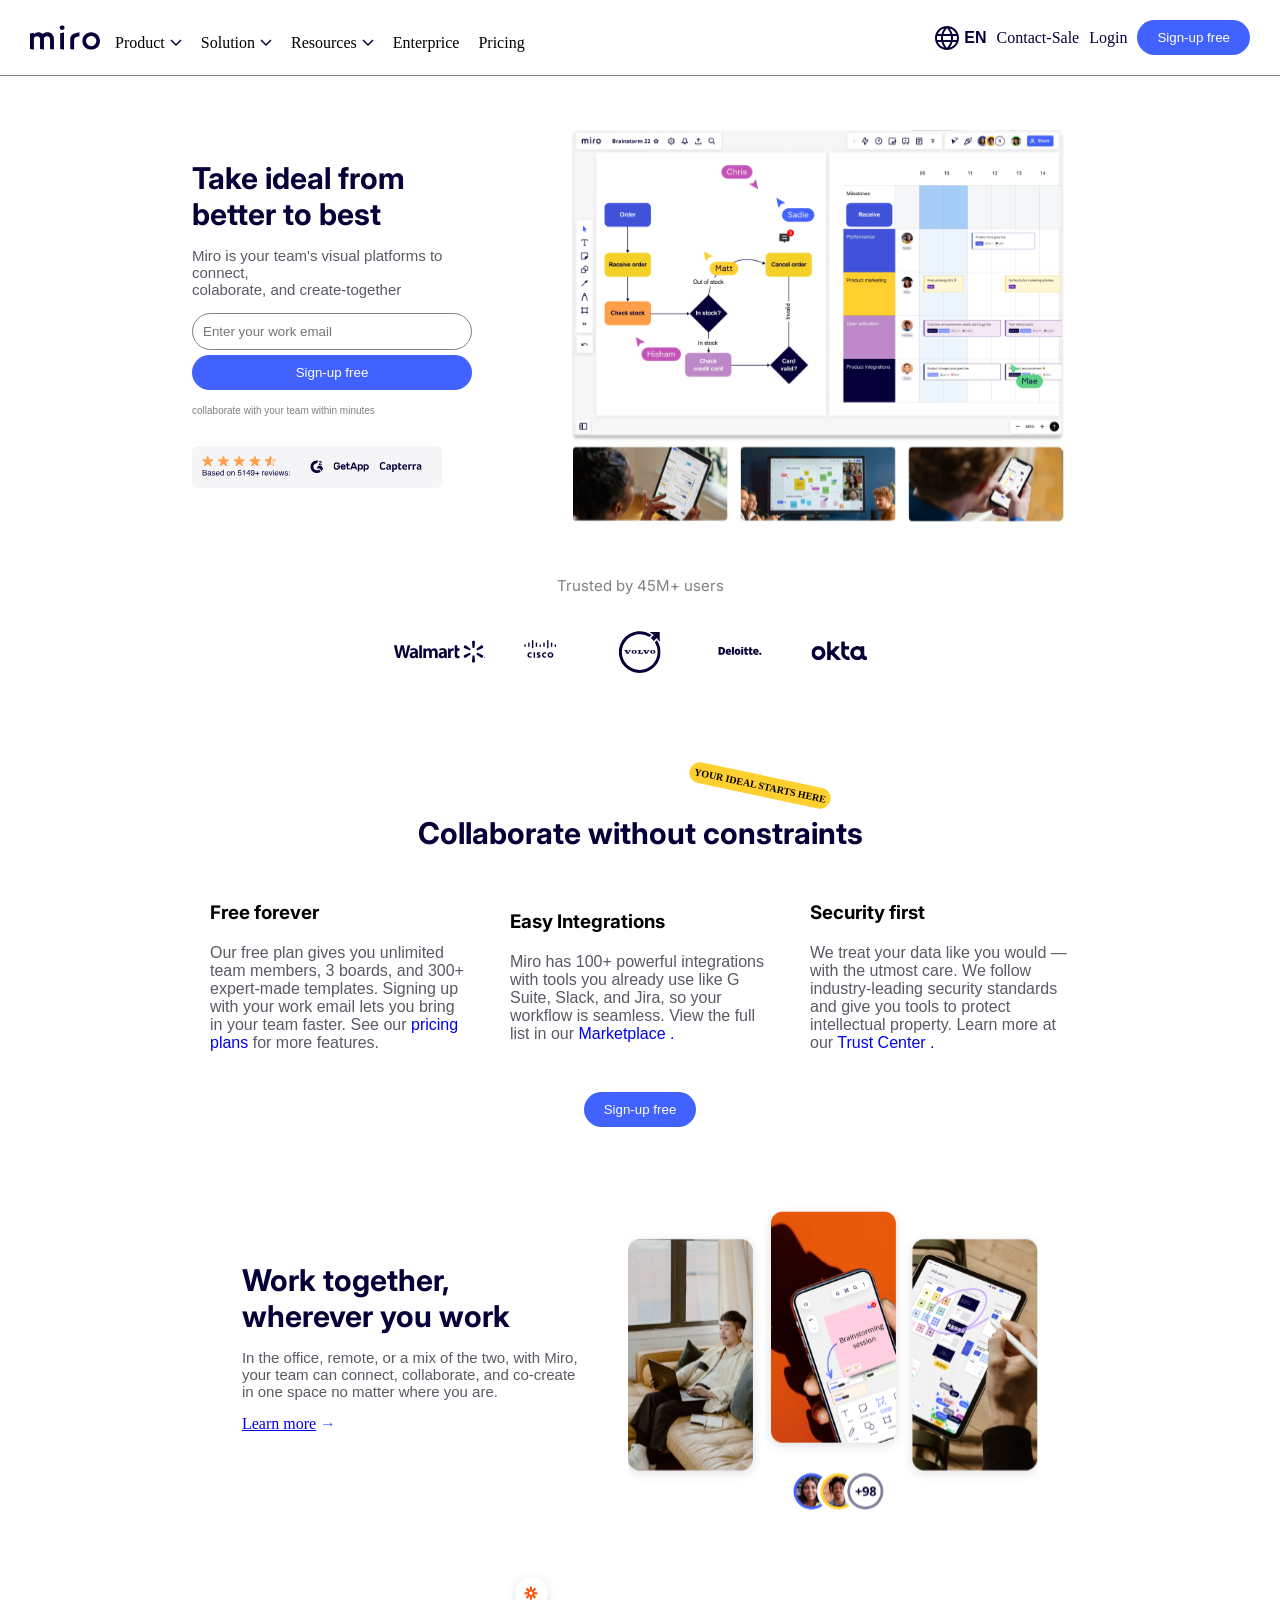
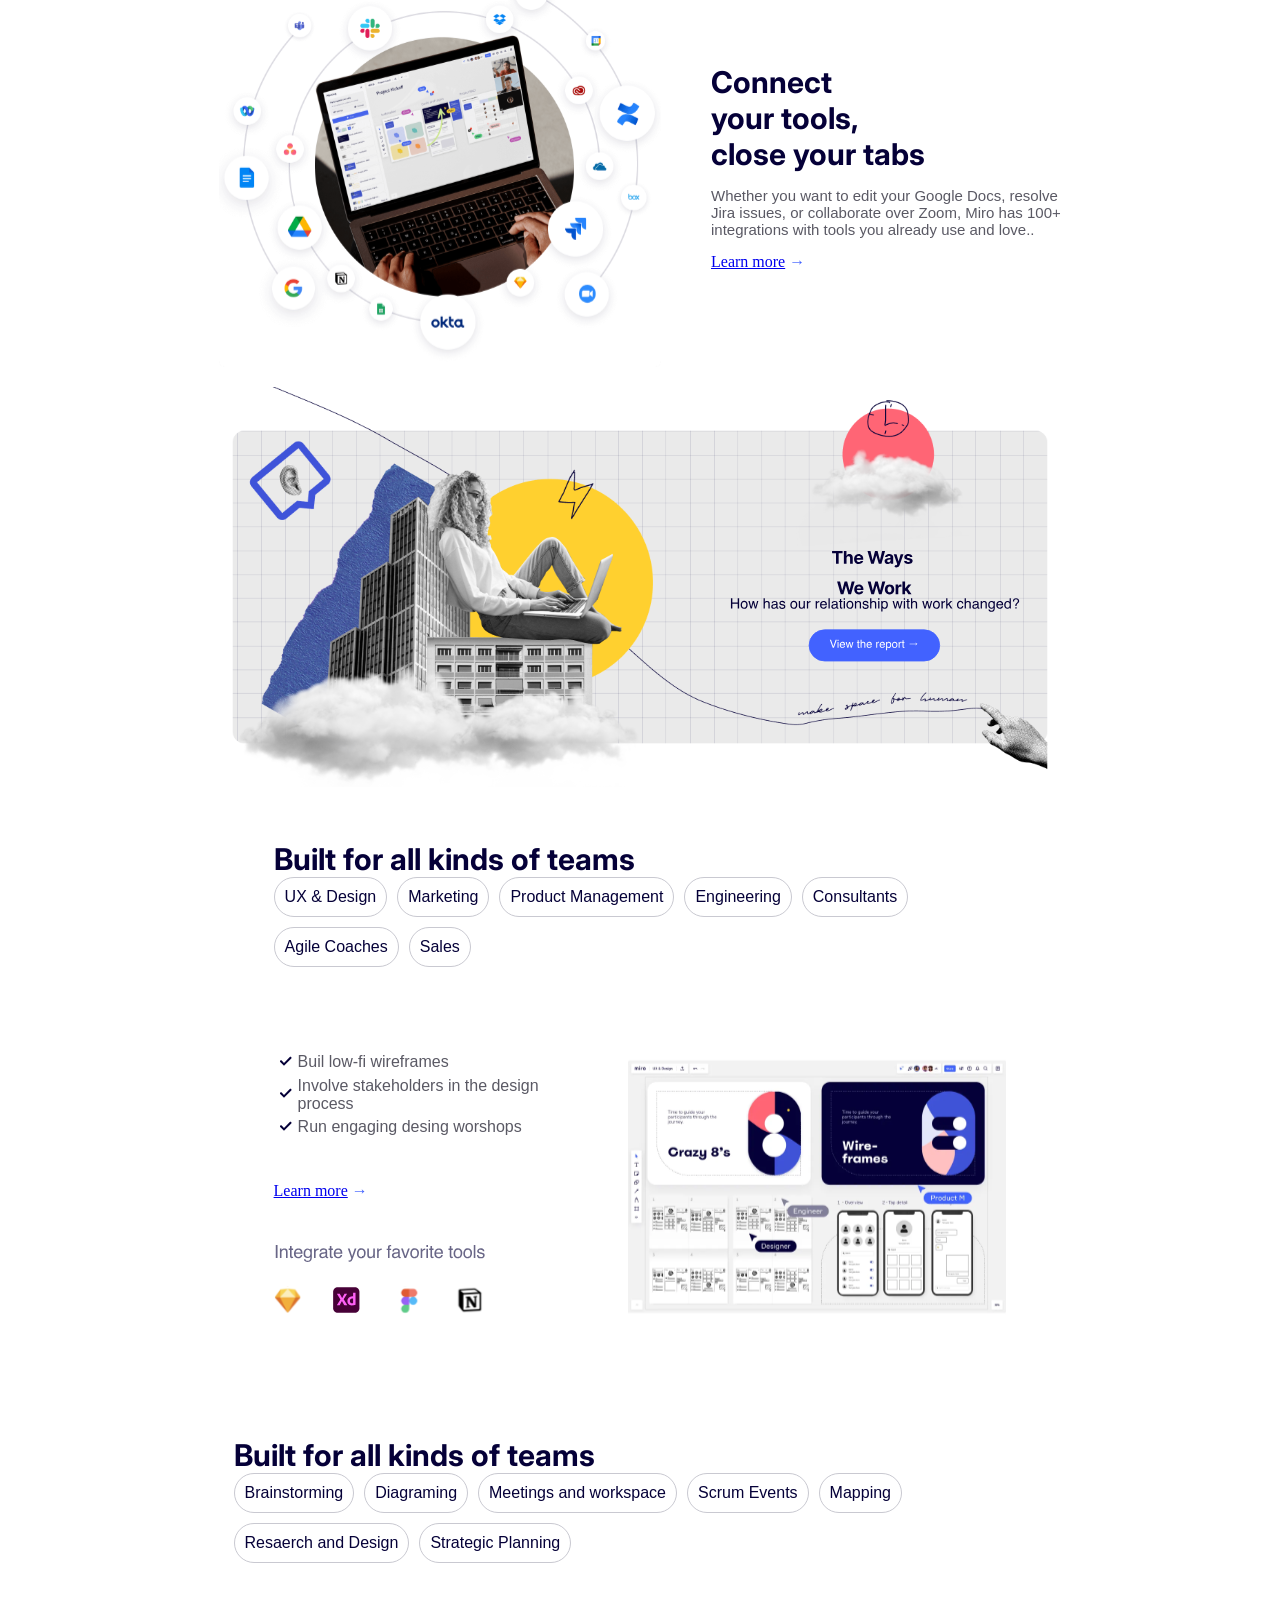
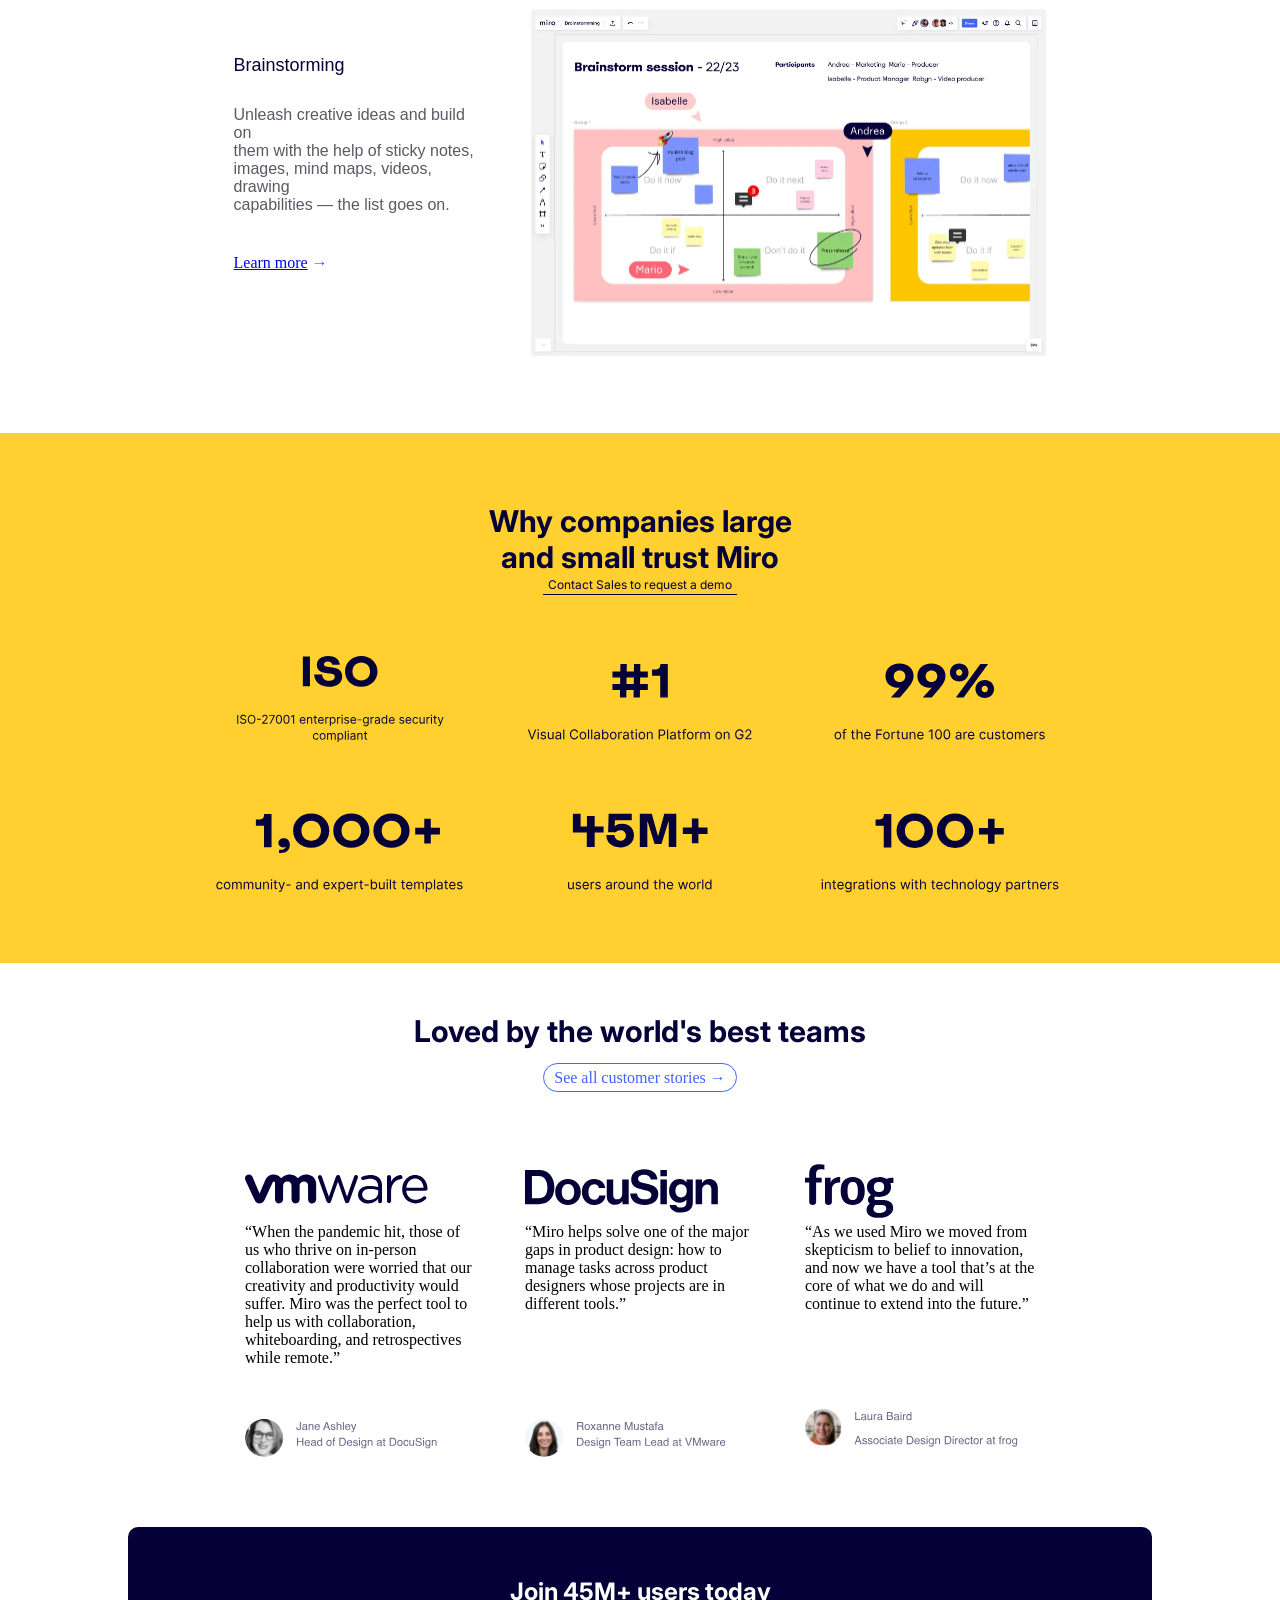
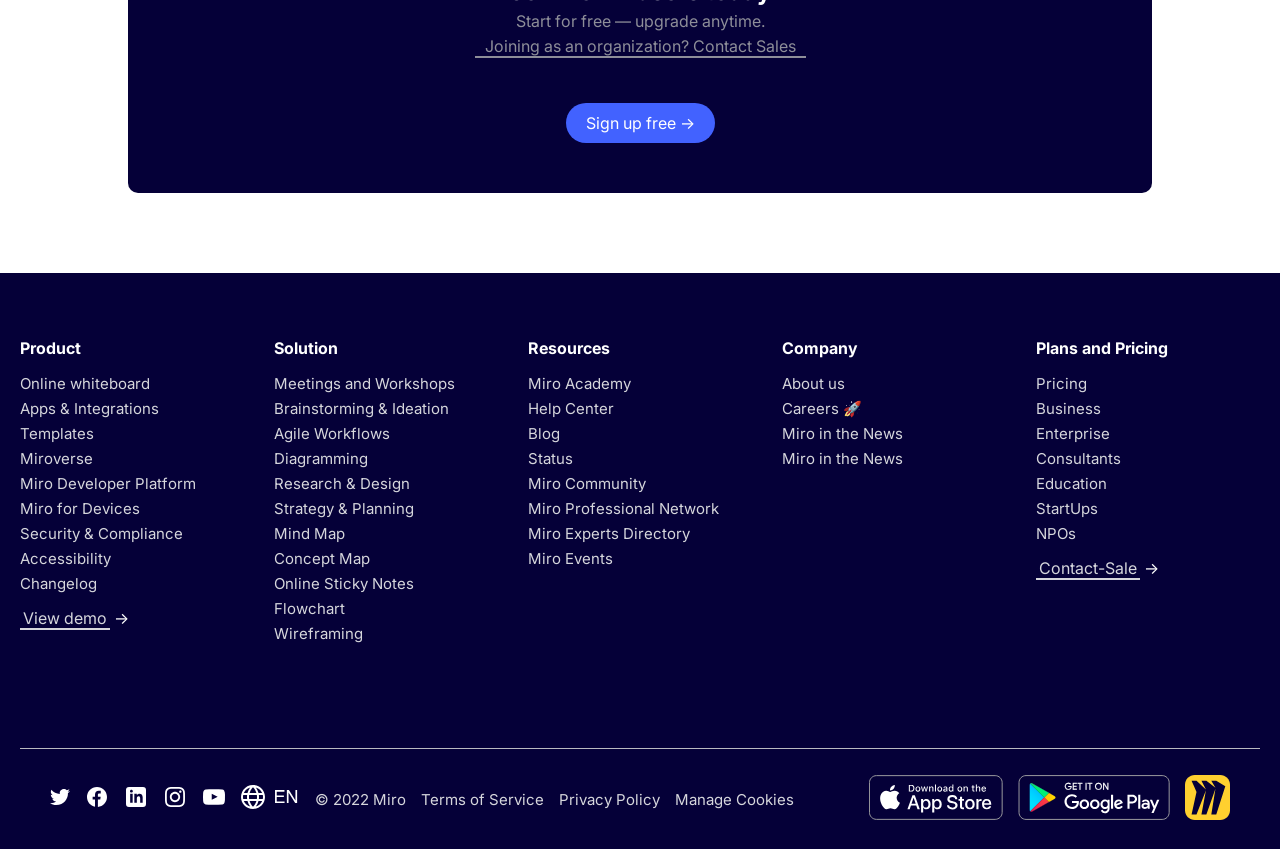
<file: index.html>
<!DOCTYPE html>
<html lang="en">

<head>
    <meta charset="UTF-8">
    <meta name="viewport" content="width=device-width, initial-scale=1.0">
    <link rel="stylesheet" href="./style.css">
    <link rel="preconnect" href="https://fonts.googleapis.com">
    <link rel="preconnect" href="https://fonts.gstatic.com" crossorigin>
    <link
        href="https://fonts.googleapis.com/css2?family=Inter:ital,opsz,wght@0,14..32,100..900;1,14..32,100..900&display=swap"
        rel="stylesheet">
    <title>Document</title>
</head>

<body>
    <header>
        <nav class="navBar">
            <div class="header">
                <div class="logo"><img src="./Images/logo.svg" alt="logo" ></div>
                <div class="service">
                    <ul>
                        <li class="after">Product</li>
                        <li class="after">Solution</li>
                        <li class="after">Resources</li>
                        <li>Enterprice</li>
                        <li>Pricing</li>
                    </ul>
                </div>
            </div>

            <div class="cont-info">
                <div class="En">
                    <img src="./Images/EN.svg" alt="Lang">
                    <h4>EN</h4>
                </div>
                <div class="lnk">
                    <a href="#"> Contact-Sale</a>
                    <a href="#">Login</a>
                    <button class="sign-up">Sign-up free</button>
                </div>
            </div>
        </nav>
    </header>

    <main>
        
        <section class="sect1">
            <div class="sect1-txt">
                <h1>Take ideal from <br>better to best</h1>
                <p>Miro is your team's visual platforms to connect, <br>colaborate, and create-together </p>
                <form>
                    <input type="email" placeholder="Enter your work email"><br>
                    <button>Sign-up free</button>
                    <p>collaborate with your team within minutes</p>
                    <div class="fimg"><img src="./Images/div.svg" alt="Ratings"></div>
                </form>
            </div>

            <div class="sect1-img"><img src="./Images/image.svg" alt="Image"></div>
        </section>

        <section class="sect2">
            <div>
                <p>Trusted by 45M+ users</p>
            </div>
            <div class="sect2-img">
                <div><img src="./Images/Walmart.svg" alt="walmark"></div>
                <div>  <img src="./Images/cisco.svg.svg" alt="cisco"></div>
                <div><img src="./Images/Volvo.svg" alt="Volvo"></div>
                <div><img src="./Images/deloitte.svg.svg" alt="deloitte"></div>
                <div><img src="./Images/okta.svg.svg" alt=""></div>
            </div>
        </section>

        <div class="posit">
            <p id="pst">YOUR IDEAL STARTS HERE</p>
        </div>

        <div class="colab ">

            <h1 class="txt-h1">Collaborate without constraints</h1>
            <div class="colab-card">
                <div class="card">
                    <h3>Free forever</h3>
                    <p>Our free plan gives you unlimited team members, 3 boards, and 300+ expert-made templates. Signing
                        up with your work email lets you bring in your team faster. See our
                        <a href="#">pricing plans</a> for more features.
                    </p>
                </div>

                <div class="card">
                    <h3>Easy Integrations</h3>
                    <p>Miro has 100+ powerful integrations with tools you already use like G Suite, Slack, and Jira, so
                        your workflow is seamless. View the full list in our <a href="#">Marketplace .</a></p>
                </div>

                <div class="card">
                    <h3>Security first</h3>
                    <p>We treat your data like you would — with the utmost care. We follow industry-leading security
                        standards and give you tools to protect intellectual property. Learn more
                        at our <a href="#"> Trust Center .</a></p>
                </div>
            </div>
            <button>Sign-up free</button>

        </div>

        <section class="sect3">
            <div class="sect3-txt">
                <h1 class="txt-h1">Work together, <br>wherever you work</h1>
                <p>In the office, remote, or a mix of the two, with Miro, <br>your team can connect, collaborate, and
                    co-create <br>in one space no matter where you are.</p>
                <a href="#">Learn more</a> <span style="color: #4262FF;"> →</span>
            </div>

            <div class="sect3-img">
                <img src="./Images/hybridwork.svg" alt="Hybridworker">
            </div>
        </section>

        <section class="sect3 sect4">

            <div class="sect3-img">
                <img src="./Images/integrations.svg" alt="Hybridworker" width="500px" height="450px">
            </div>
            <div class="sect3-txt">
                <h1 class="txt-h1">Connect <br>
                    your tools, <br>
                    close your tabs</h1>
                <p>Whether you want to edit your Google Docs, resolve <br>Jira issues, or collaborate over Zoom, Miro
                    has
                    100+ <br>integrations with tools you already use and love..</p>
                <a href="#">Learn more</a> <span style="color: #4262FF;"> →</span>
            </div>
        </section>

        <div class="ImgSect">
            <a href="#">
                <img src="./Images/section.svg" alt="ImageSection">
            </a>
        </div>
    </main>

    <div class="allnk">
        <h1 class="txt-h1 allnk-h1">Built for all kinds of teams</h1>
        <div class="lnks">
            <a href="#">UX & Design</a>
            <a href="#">Marketing</a>
            <a href="#">Product Management</a>
            <a href="#">Engineering</a>
            <a href="#">Consultants</a>
            <a href="#">Agile Coaches</a>
            <a href="#">Sales</a>

        </div>

        <div class="lft-link sect3">
            <div class="left-lnk">
                <ul>
                    <li><span><img src="./Images/check.svg" alt="checkmark"></span>Buil low-fi wireframes</li>
                    <li><span><img src="./Images/check.svg" alt="checkmark"></span>Involve stakeholders in the design
                        process</li>
                    <li><span><img src="./Images/check.svg" alt="checkmark"></span>Run engaging desing worshops</li>
                </ul>
                <div class="lefta"><a href="#">Learn more</a> <span style="color: #4262FF;"> →</span></div>
                <div><img src="./Images/integrate.svg" alt="IntegrateImg"></div>
            </div>

            <div class="left-lnk-img sect3-img">
                <img src="./Images/uxdesignwithoutshadow.svg" alt="uxdesignwithoutshadow">
            </div>

        </div>
    </div>

    <div class="allnk">
        <h1 class="txt-h1 allnk-h1">Built for all kinds of teams</h1>
        <div class="lnks">
            <a href="#">Brainstorming</a>
            <a href="#">Diagraming</a>
            <a href="#">Meetings and workspace</a>
            <a href="#">Scrum Events</a>
            <a href="#">Mapping</a>
            <a href="#">Resaerch and Design</a>
            <a href="#">Strategic Planning</a>

        </div>

        <div class="lft-link sect3">
            <div class="left-lnk">
                <h4>Brainstorming</h4>
                <p id="prg">Unleash creative ideas and build on <br> them with the help of sticky notes, <br> images,
                    mind maps, videos,
                    drawing <br> capabilities — the list goes on.</p>
                <div class="lefta"><a href="#">Learn more</a> <span style="color: #4262FF;"> →</span></div>
            </div>

            <div class="left-lnk-img sect3-img">
                <img src="./Images/Brainstormwithoutshadow..svg" alt="uxdesignwithoutshadow">
            </div>

        </div>
    </div>

    <section class="sect-yel">
        <div class="yelback">
            <div class="yelTxt">
                <h1 class="txt-h1">Why companies large <br>
                    and small trust Miro</h1>
                <a href="#">Contact Sales to request a demo</a>
            </div>

            <div class="yelimgs">
                <div class="imgs"><img src="./Images/div (2).svg" alt=""></div>
                <div class="imgs"><img src="./Images/div (3).svg" alt="compImaage"></div>
                <div class="imgs"><img src="./Images/div (4).svg" alt="compImaage"></div>
                <div class="imgs"><img src="./Images/div (5).svg" alt="compImaage"></div>
                <div class="imgs"><img src="./Images/div (6).svg" alt="compImaage"></div>
                <div class="imgs"><img src="./Images/div (7).svg" alt="compImaage"></div>
            </div>
        </div>
    </section>

    <section class="sect-rcmd">
        <div class="yelback">
            <div class="yelTxt">
                <h1 class="txt-h1">Loved by the world's best teams</h1>
                <div id="alcs"><a id="allcs" href="#">See all customer stories →</a></div>
            </div>

            <div class="yelimg Testm">
                <div class="imgg">
                    <img src="./Images/vmware.svg.svg" alt="vnware">
                    <p>“When the pandemic hit, those of us who thrive on in-person collaboration were worried that our
                        creativity and productivity would suffer. Miro was the perfect tool to help us with
                        collaboration, whiteboarding, and retrospectives while remote.”</p>
                    <img class="prfl" src="./Images/Testimonials/div (9).svg" alt="Testimonials">
                </div>
                <div class="imgg">
                    <img src="./Images/Docusign-Testimonials-280-60-Baseline.svg.svg" alt="Docusign">
                    <p>“Miro helps solve one of the major gaps in product design: how to manage tasks across product
                        designers whose projects are in different tools.”</p>
                    <img class="prfl" src="./Images/Testimonials/div (8).svg" alt="Testimonials">
                </div>
                <div class="imgg">
                    <img src="./Images/frog.svg (1).svg" alt="">
                    <p>“As we used Miro we moved from skepticism to belief to innovation, and now we have a tool that’s
                        at the core of what we do and will continue to extend into the future.”</p>
                    <img class="prfl" src="./Images/Testimonials/div (10).svg" alt="Testimonials">
                </div>

            </div>
        </div>
    </section>

    <section class="sect-jin">
        <div class="jin">
            <h1>Join 45M+ users today</h1>
            <a class="srt" href="#">Start for free — upgrade anytime.</a>
            <a class="srt srt-jin" href="#">Joining as an organization? Contact Sales</a>
            <a class="sign-up jin-su" href="#">Sign up free →</a>
        </div>
    </section>

    <footer>
        <section class="topsect">
            <div class="product">
                <h4 class="foth">Product</h4>
                <ul>
                    <li><a href="#">Online whiteboard</a></li>
                    <li><a href="#">Apps & Integrations</a></li>
                    <li><a href="#">Templates</a></li>
                    <li><a href="#">Miroverse</a></li>
                    <li><a href="">Miro Developer Platform</a></li>
                    <li><a href="#">Miro for Devices</a></li>
                    <li><a href="#">Security & Compliance</a></li>
                    <li><a href="#">Accessibility</a></li>
                    <li><a href="#">Changelog</a></li>
                    <div id="vws"><a href="#">View demo</a> <span>→</span></div>
                </ul>
            </div>

            <div class="soln">
                <h4 class="foth">Solution</h4>
                <ul>
                    <li><a href="#">Meetings and Workshops</a></li>
                    <li><a href="#">Brainstorming & Ideation</a></li>
                    <li><a href="#">Agile Workflows</a></li>
                    <li><a href="#">Diagramming</a></li>
                    <li><a href="#">Research & Design</a></li>
                    <li><a href="#">Strategy & Planning</a></li>
                    <li><a href="#">Mind Map</a></li>
                    <li><a href="#">Concept Map</a></li>
                    <li><a href="">Online Sticky Notes</a></li>
                    <li><a href="#">Flowchart</a></li>
                    <li><a href="#">Wireframing</a></li>
                </ul>
            </div>

            <div class="rcs">
                <h4 class="foth">Resources</h4>
                <ul>
                    <li><a href="#">Miro Academy</a></li>
                    <li><a href="#">Help Center</a></li>
                    <li><a href="#">Blog</a></li>
                    <li><a href="#">Status</a></li>
                    <li><a href="#">Miro Community</a></li>
                    <li><a href="#">Miro Professional Network</a></li>
                    <li><a href="#">Miro Experts Directory</a></li>
                    <li><a href="#">Miro Events</a></li>
                </ul>
            </div>

            <div class="cmpy">
                <h4 class="foth">Company</h4>
                <ul>
                    <li><a href="#">About us</a></li>
                    <li><a href="#">Careers 🚀</a></li>
                    <li><a href="#">Miro in the News</a></li>
                    <li><a href="#">Miro in the News</a></li>
                </ul>
            </div>

            <div>
                <h4 class="foth">Plans and Pricing</h4>
                <ul>
                    <li><a href="#">Pricing</a></li>
                    <li><a href="#">Business</a></li>
                    <li><a href="#">Enterprise</a></li>
                    <li><a href="#">Consultants</a></li>
                    <li><a href="#">Education</a></li>
                    <li><a href="#">StartUps</a></li>
                    <li><a href="#">NPOs</a></li>

                    <div id="vws"><a href="#">Contact-Sale</a> <span>→</span></div>
                </ul>
            </div>
        </section>

        <section class="dwnfot dnf">
            <div class="ldft">
                <div><a href="#"><img src="./Images/FooterImg/Vector (1).svg" alt="logo"></a></div>
                <div><a href="#"><img src="./Images/FooterImg/Frame (1).svg" alt="logo"></a></div>
                <div><a href="#"> <img src="./Images/FooterImg/svg.svg" alt="logo"></a></div>
                <div><a href="#"><img src="./Images/FooterImg/Frame (2).svg" alt="logo"></a></div>
                <div><a href="#"><img src="./Images/FooterImg/svg (1).svg" alt="logo"></a></div>
                <div><a href="#"><img src="./Images/FooterImg/div (11).svg" alt="logo"></a></div>
                <p class="pft">© 2022 Miro</p>
                <p class="pft"><a href="#">Terms of Service</a></p>
                <p class="pft"><a href="#">Privacy Policy</a></p>
                <p class="pft"><a href="#">Manage Cookies</a></p>
            </div>
            
            <div class="rdft">
                <div><a href="#"><img src="./Images/FooterImg/Frame (3).svg" alt=""></a></div>
                <div><a href="#"><img src="./Images/FooterImg/svg (2).svg" alt=""></a></div>
                <div><a href="#"><img src="./Images/FooterImg/svg (3).svg" alt=""></a></div>
            </div>
        </section>
    </footer>
</body>

</html
</file>
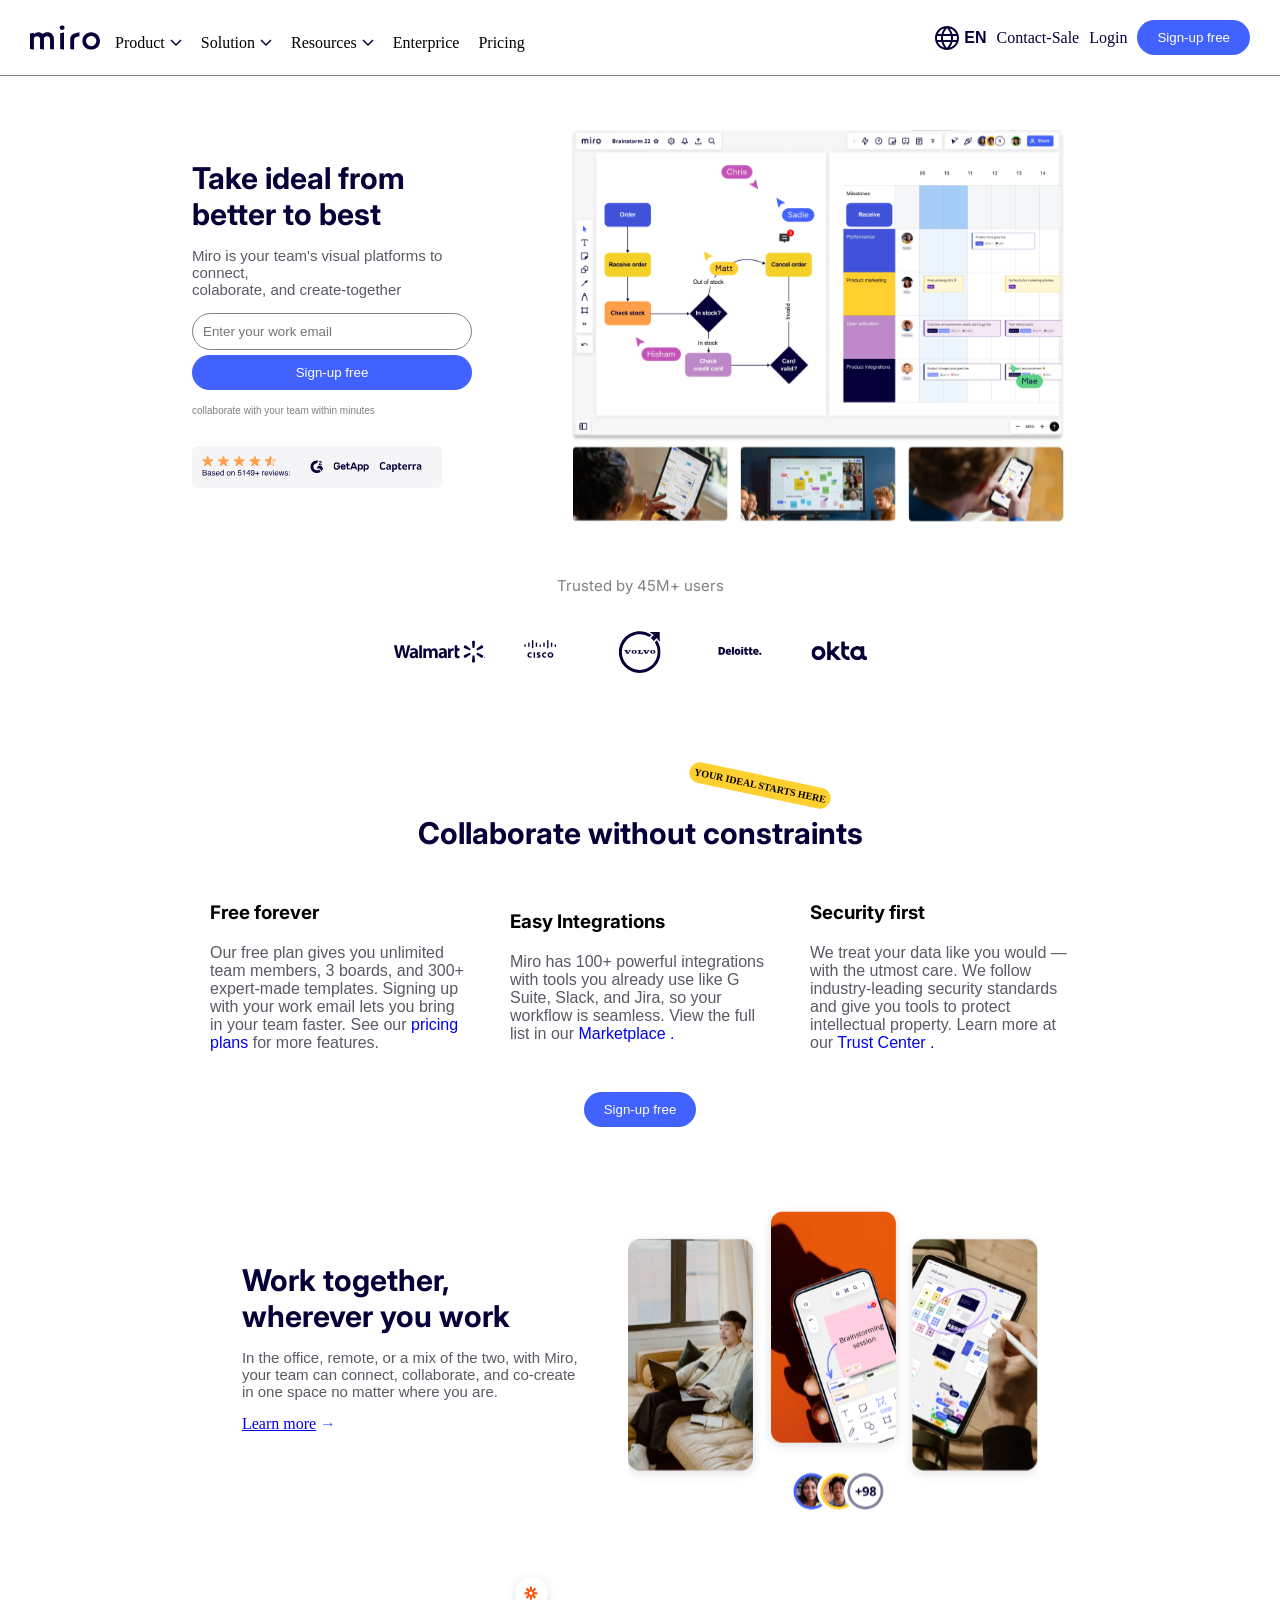
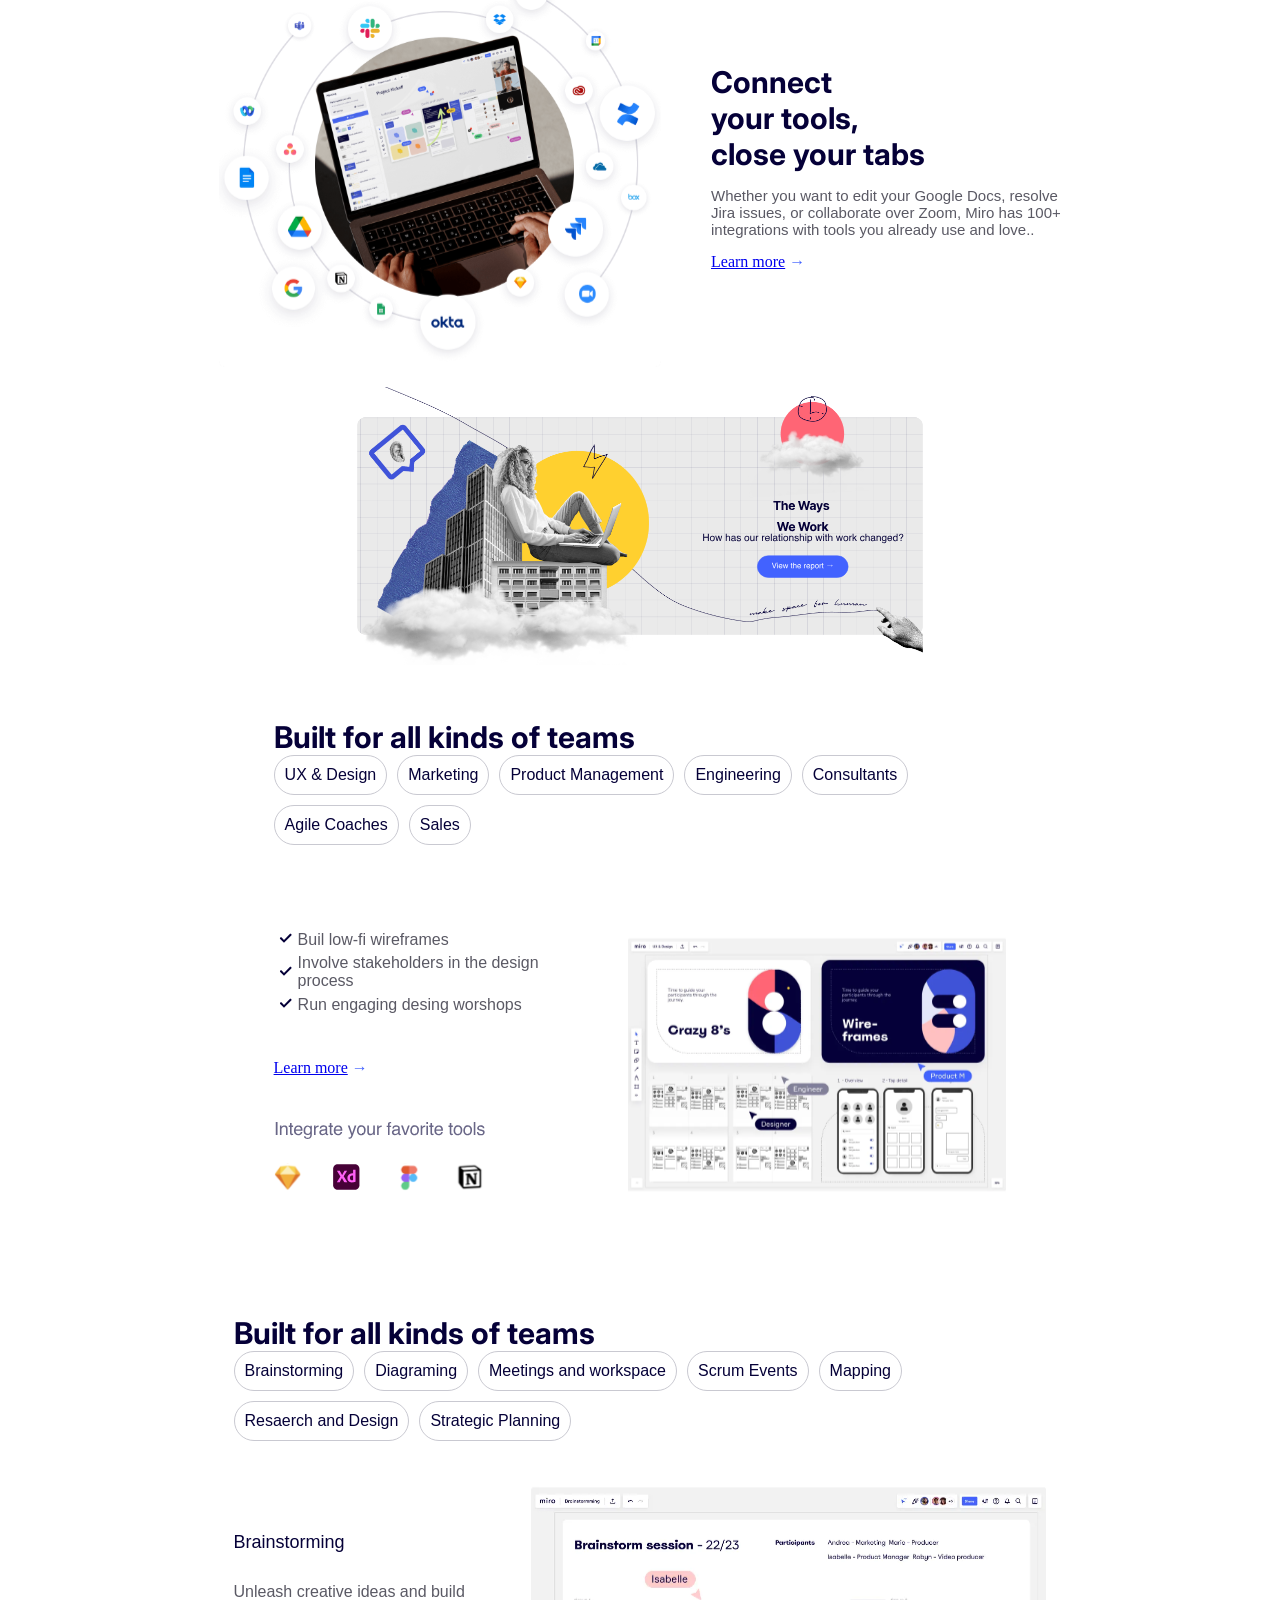
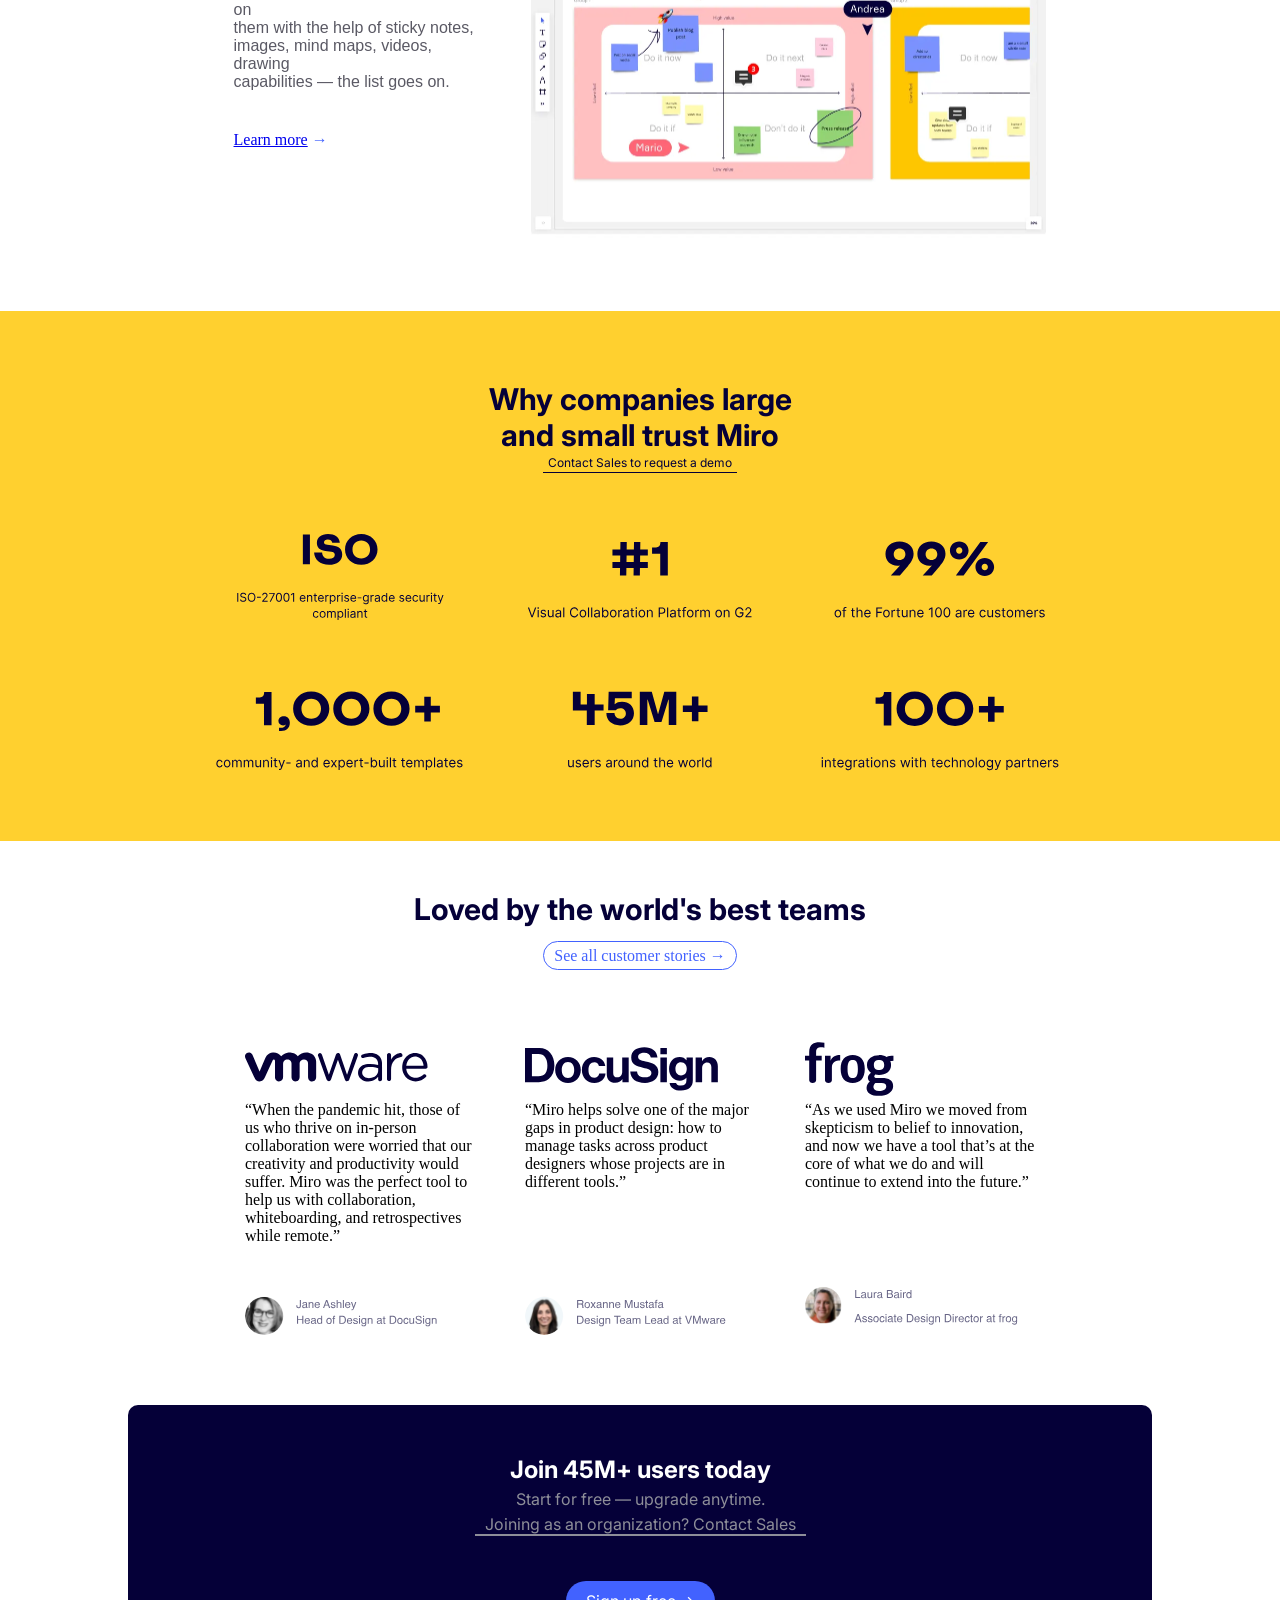
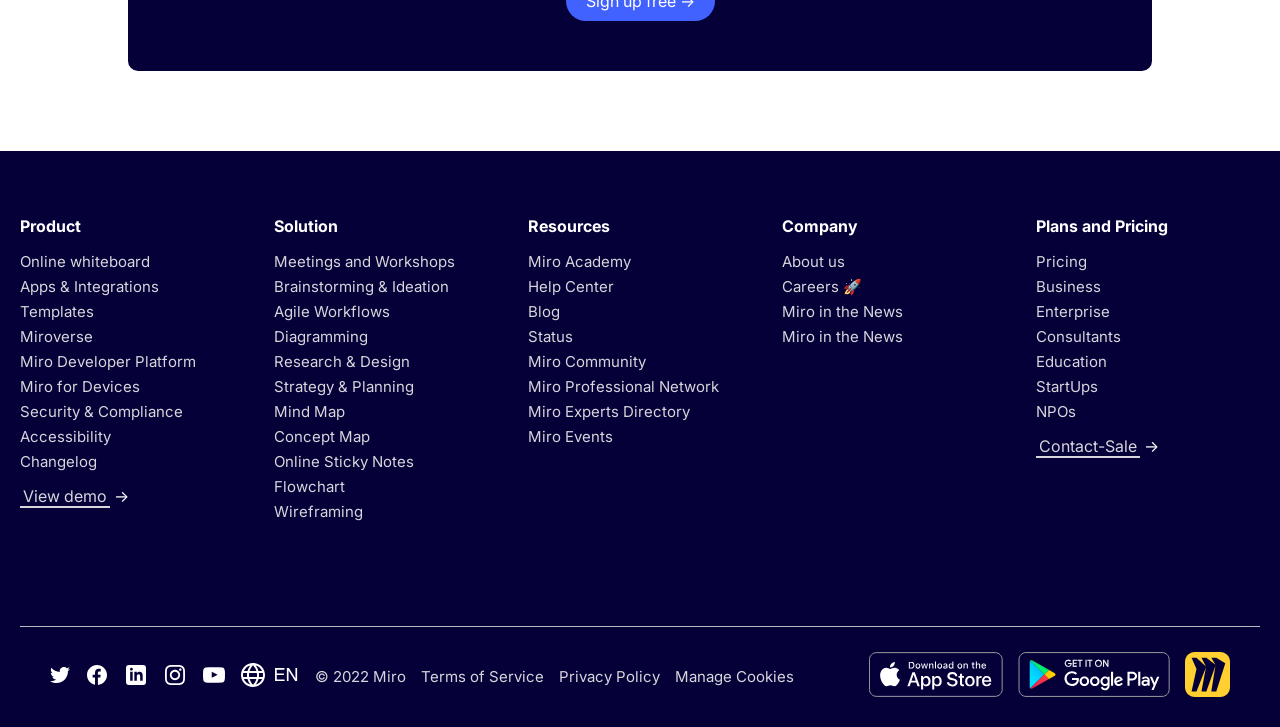
<file: SmartHubProject/index.html>
<!DOCTYPE html>
<html lang="en">

<head>
    <meta charset="UTF-8">
    <meta name="viewport" content="width=device-width, initial-scale=1.0">
    <link rel="stylesheet" href="./style.css">
    <link rel="preconnect" href="https://fonts.googleapis.com">
    <link rel="preconnect" href="https://fonts.gstatic.com" crossorigin>
    <link
        href="https://fonts.googleapis.com/css2?family=Inter:ital,opsz,wght@0,14..32,100..900;1,14..32,100..900&display=swap"
        rel="stylesheet">
    <title>Document</title>
</head>

<body>
    <header>
        <nav class="navBar">
            <div class="header">
                <img src="./Images/logo.svg" alt="logo" width="70px" height="25px">
                <div class="service">
                    <ul>
                        <li class="after">Product</li>
                        <li class="after">Solution</li>
                        <li class="after">Resources</li>
                        <li>Enterprice</li>
                        <li>Pricing</li>
                    </ul>
                </div>
            </div>

            <div class="cont-info">
                <div class="En">
                    <img src="./Images/EN.svg" alt="Lang">
                    <h4>EN</h4>
                </div>
                <div class="lnk">
                    <a href="#"> Contact-Sale</a>
                    <a href="#">Login</a>
                    <button class="sign-up">Sign-up free</button>
                </div>
            </div>
        </nav>
    </header>

    <main>
        
        <section class="sect1">
            <div class="sect1-txt">
                <h1>Take ideal from <br>better to best</h1>
                <p>Miro is your team's visual platforms to connect, <br>colaborate, and create-together </p>
                <form>
                    <input type="email" placeholder="Enter your work email"><br>
                    <button>Sign-up free</button>
                    <p>collaborate with your team within minutes</p>
                    <div class="fimg"><img src="./Images/div.svg" alt="Ratings"></div>
                </form>
            </div>

            <div class="sect1-img"><img src="./Images/image.svg" alt="Image"></div>
        </section>

        <section class="sect2">
            <div>
                <p>Trusted by 45M+ users</p>
            </div>
            <div class="sect2-img">
                <div><img src="./Images/Walmart.svg" alt="walmark"></div>
                <div>  <img src="./Images/cisco.svg.svg" alt="cisco"></div>
                <div><img src="./Images/Volvo.svg" alt="Volvo"></div>
                <div><img src="./Images/deloitte.svg.svg" alt="deloitte"></div>
                <div><img src="./Images/okta.svg.svg" alt=""></div>
            </div>
        </section>

        <div class="posit">
            <p id="pst">YOUR IDEAL STARTS HERE</p>
        </div>

        <div class="colab ">

            <h1 class="txt-h1">Collaborate without constraints</h1>
            <div class="colab-card">
                <div class="card">
                    <h3>Free forever</h3>
                    <p>Our free plan gives you unlimited team members, 3 boards, and 300+ expert-made templates. Signing
                        up with your work email lets you bring in your team faster. See our
                        <a href="#">pricing plans</a> for more features.
                    </p>
                </div>

                <div class="card">
                    <h3>Easy Integrations</h3>
                    <p>Miro has 100+ powerful integrations with tools you already use like G Suite, Slack, and Jira, so
                        your workflow is seamless. View the full list in our <a href="#">Marketplace .</a></p>
                </div>

                <div class="card">
                    <h3>Security first</h3>
                    <p>We treat your data like you would — with the utmost care. We follow industry-leading security
                        standards and give you tools to protect intellectual property. Learn more
                        at our <a href="#"> Trust Center .</a></p>
                </div>
            </div>
            <button>Sign-up free</button>

        </div>

        <section class="sect3">
            <div class="sect3-txt">
                <h1 class="txt-h1">Work together, <br>wherever you work</h1>
                <p>In the office, remote, or a mix of the two, with Miro, <br>your team can connect, collaborate, and
                    co-create <br>in one space no matter where you are.</p>
                <a href="#">Learn more</a> <span style="color: #4262FF;"> →</span>
            </div>

            <div class="sect3-img">
                <img src="./Images/hybridwork.svg" alt="Hybridworker">
            </div>
        </section>

        <section class="sect3 sect4">

            <div class="sect3-img">
                <img src="./Images/integrations.svg" alt="Hybridworker" width="500px" height="450px">
            </div>
            <div class="sect3-txt">
                <h1 class="txt-h1">Connect <br>
                    your tools, <br>
                    close your tabs</h1>
                <p>Whether you want to edit your Google Docs, resolve <br>Jira issues, or collaborate over Zoom, Miro
                    has
                    100+ <br>integrations with tools you already use and love..</p>
                <a href="#">Learn more</a> <span style="color: #4262FF;"> →</span>
            </div>
        </section>

        <div class="ImgSect">
            <a href="#">
                <img src="./Images/section.svg" alt="ImageSection">
            </a>
        </div>
    </main>

    <div class="allnk">
        <h1 class="txt-h1 allnk-h1">Built for all kinds of teams</h1>
        <div class="lnks">
            <a href="#">UX & Design</a>
            <a href="#">Marketing</a>
            <a href="#">Product Management</a>
            <a href="#">Engineering</a>
            <a href="#">Consultants</a>
            <a href="#">Agile Coaches</a>
            <a href="#">Sales</a>

        </div>

        <div class="lft-link sect3">
            <div class="left-lnk">
                <ul>
                    <li><span><img src="./Images/check.svg" alt="checkmark"></span>Buil low-fi wireframes</li>
                    <li><span><img src="./Images/check.svg" alt="checkmark"></span>Involve stakeholders in the design
                        process</li>
                    <li><span><img src="./Images/check.svg" alt="checkmark"></span>Run engaging desing worshops</li>
                </ul>
                <div class="lefta"><a href="#">Learn more</a> <span style="color: #4262FF;"> →</span></div>
                <div><img src="./Images/integrate.svg" alt="IntegrateImg"></div>
            </div>

            <div class="left-lnk-img sect3-img">
                <img src="./Images/uxdesignwithoutshadow.svg" alt="uxdesignwithoutshadow">
            </div>

        </div>
    </div>

    <div class="allnk">
        <h1 class="txt-h1 allnk-h1">Built for all kinds of teams</h1>
        <div class="lnks">
            <a href="#">Brainstorming</a>
            <a href="#">Diagraming</a>
            <a href="#">Meetings and workspace</a>
            <a href="#">Scrum Events</a>
            <a href="#">Mapping</a>
            <a href="#">Resaerch and Design</a>
            <a href="#">Strategic Planning</a>

        </div>

        <div class="lft-link sect3">
            <div class="left-lnk">
                <h4>Brainstorming</h4>
                <p id="prg">Unleash creative ideas and build on <br> them with the help of sticky notes, <br> images,
                    mind maps, videos,
                    drawing <br> capabilities — the list goes on.</p>
                <div class="lefta"><a href="#">Learn more</a> <span style="color: #4262FF;"> →</span></div>
            </div>

            <div class="left-lnk-img sect3-img">
                <img src="./Images/Brainstormwithoutshadow..svg" alt="uxdesignwithoutshadow">
            </div>

        </div>
    </div>

    <section class="sect-yel">
        <div class="yelback">
            <div class="yelTxt">
                <h1 class="txt-h1">Why companies large <br>
                    and small trust Miro</h1>
                <a href="#">Contact Sales to request a demo</a>
            </div>

            <div class="yelimgs">
                <div class="imgs"><img src="./Images/div (2).svg" alt=""></div>
                <div class="imgs"><img src="./Images/div (3).svg" alt="compImaage"></div>
                <div class="imgs"><img src="./Images/div (4).svg" alt="compImaage"></div>
                <div class="imgs"><img src="./Images/div (5).svg" alt="compImaage"></div>
                <div class="imgs"><img src="./Images/div (6).svg" alt="compImaage"></div>
                <div class="imgs"><img src="./Images/div (7).svg" alt="compImaage"></div>
            </div>
        </div>
    </section>

    <section class="sect-rcmd">
        <div class="yelback">
            <div class="yelTxt">
                <h1 class="txt-h1">Loved by the world's best teams</h1>
                <div id="alcs"><a id="allcs" href="#">See all customer stories →</a></div>
            </div>

            <div class="yelimg Testm">
                <div class="imgg">
                    <img src="./Images/vmware.svg.svg" alt="vnware">
                    <p>“When the pandemic hit, those of us who thrive on in-person collaboration were worried that our
                        creativity and productivity would suffer. Miro was the perfect tool to help us with
                        collaboration, whiteboarding, and retrospectives while remote.”</p>
                    <img class="prfl" src="./Images/Testimonials/div (9).svg" alt="Testimonials">
                </div>
                <div class="imgg">
                    <img src="./Images/Docusign-Testimonials-280-60-Baseline.svg.svg" alt="Docusign">
                    <p>“Miro helps solve one of the major gaps in product design: how to manage tasks across product
                        designers whose projects are in different tools.”</p>
                    <img class="prfl" src="./Images/Testimonials/div (8).svg" alt="Testimonials">
                </div>
                <div class="imgg">
                    <img src="./Images/frog.svg (1).svg" alt="">
                    <p>“As we used Miro we moved from skepticism to belief to innovation, and now we have a tool that’s
                        at the core of what we do and will continue to extend into the future.”</p>
                    <img class="prfl" src="./Images/Testimonials/div (10).svg" alt="Testimonials">
                </div>

            </div>
        </div>
    </section>

    <section class="sect-jin">
        <div class="jin">
            <h1>Join 45M+ users today</h1>
            <a class="srt" href="#">Start for free — upgrade anytime.</a>
            <a class="srt srt-jin" href="#">Joining as an organization? Contact Sales</a>
            <a class="sign-up jin-su" href="#">Sign up free →</a>
        </div>
    </section>

    <footer>
        <section class="topsect">
            <div class="product">
                <h4 class="foth">Product</h4>
                <ul>
                    <li><a href="#">Online whiteboard</a></li>
                    <li><a href="#">Apps & Integrations</a></li>
                    <li><a href="#">Templates</a></li>
                    <li><a href="#">Miroverse</a></li>
                    <li><a href="">Miro Developer Platform</a></li>
                    <li><a href="#">Miro for Devices</a></li>
                    <li><a href="#">Security & Compliance</a></li>
                    <li><a href="#">Accessibility</a></li>
                    <li><a href="#">Changelog</a></li>
                    <div id="vws"><a href="#">View demo</a> <span>→</span></div>
                </ul>
            </div>

            <div class="soln">
                <h4 class="foth">Solution</h4>
                <ul>
                    <li><a href="#">Meetings and Workshops</a></li>
                    <li><a href="#">Brainstorming & Ideation</a></li>
                    <li><a href="#">Agile Workflows</a></li>
                    <li><a href="#">Diagramming</a></li>
                    <li><a href="#">Research & Design</a></li>
                    <li><a href="#">Strategy & Planning</a></li>
                    <li><a href="#">Mind Map</a></li>
                    <li><a href="#">Concept Map</a></li>
                    <li><a href="">Online Sticky Notes</a></li>
                    <li><a href="#">Flowchart</a></li>
                    <li><a href="#">Wireframing</a></li>
                </ul>
            </div>

            <div class="rcs">
                <h4 class="foth">Resources</h4>
                <ul>
                    <li><a href="#">Miro Academy</a></li>
                    <li><a href="#">Help Center</a></li>
                    <li><a href="#">Blog</a></li>
                    <li><a href="#">Status</a></li>
                    <li><a href="#">Miro Community</a></li>
                    <li><a href="#">Miro Professional Network</a></li>
                    <li><a href="#">Miro Experts Directory</a></li>
                    <li><a href="#">Miro Events</a></li>
                </ul>
            </div>

            <div class="cmpy">
                <h4 class="foth">Company</h4>
                <ul>
                    <li><a href="#">About us</a></li>
                    <li><a href="#">Careers 🚀</a></li>
                    <li><a href="#">Miro in the News</a></li>
                    <li><a href="#">Miro in the News</a></li>
                </ul>
            </div>

            <div>
                <h4 class="foth">Plans and Pricing</h4>
                <ul>
                    <li><a href="#">Pricing</a></li>
                    <li><a href="#">Business</a></li>
                    <li><a href="#">Enterprise</a></li>
                    <li><a href="#">Consultants</a></li>
                    <li><a href="#">Education</a></li>
                    <li><a href="#">StartUps</a></li>
                    <li><a href="#">NPOs</a></li>

                    <div id="vws"><a href="#">Contact-Sale</a> <span>→</span></div>
                </ul>
            </div>
        </section>

        <section class="dwnfot dnf">
            <div class="ldft">
                <div><a href="#"><img src="./Images/FooterImg/Vector (1).svg" alt="logo"></a></div>
                <div><a href="#"><img src="./Images/FooterImg/Frame (1).svg" alt="logo"></a></div>
                <div><a href="#"> <img src="./Images/FooterImg/svg.svg" alt="logo"></a></div>
                <div><a href="#"><img src="./Images/FooterImg/Frame (2).svg" alt="logo"></a></div>
                <div><a href="#"><img src="./Images/FooterImg/svg (1).svg" alt="logo"></a></div>
                <div><a href="#"><img src="./Images/FooterImg/div (11).svg" alt="logo"></a></div>
                <p class="pft">© 2022 Miro</p>
                <p class="pft"><a href="#">Terms of Service</a></p>
                <p class="pft"><a href="#">Privacy Policy</a></p>
                <p class="pft"><a href="#">Manage Cookies</a></p>
            </div>
            
            <div class="rdft">
                <div><a href="#"><img src="./Images/FooterImg/Frame (3).svg" alt=""></a></div>
                <div><a href="#"><img src="./Images/FooterImg/svg (2).svg" alt=""></a></div>
                <div><a href="#"><img src="./Images/FooterImg/svg (3).svg" alt=""></a></div>
            </div>
        </section>
    </footer>
</body>

</html
</file>
<file: style.css>
*{
    margin: 0;
    padding: 0;
    box-sizing: border-box;
}
html, body{
    width: 100%;
    overflow-x: hidden;
}
.after::after{
    content: url(./Images/div_after.svg);
    margin-left: 5px;
}

.header{
    display: flex;
    align-items: center;
    gap: 15px;
}
.header > .logo{
    width: 70px;
    height: 25px;
}
.header > .logo img{
    width: 100%;
    height: 100%;
}
@media (max-width: 800px){
    .header .service{
        display: none;
    }
}

.header .service ul{
    width: auto;
}
.header .service ul li:hover,
 .cont-info .lnk a:hover{
    color: #1313c9;
}
.header .service ul li{
    display: inline-block;
    margin-right: 15px;
    cursor: pointer;
    margin-top: 10px;
}
.navBar{
    display: flex;
    align-items: center;
    justify-content: space-between;
    padding: 20px 30px;
    border-bottom: 1px solid gray;
}
@media (max-width: 900px) and (min-width: 800px){
    .navBar{
        font-size: 12px;
    }
}
.cont-info, .lnk{
    display: flex;
    align-items: center;
    gap: 10px;
}
.En{
    color: #050038;
    display: flex;
    gap: 5px;
    align-items: center;
    font-family: Arial, Helvetica, sans-serif;
}
@media (max-width: 400px){
    .En{
        display: none;
    }
}
.cont-info .lnk a{
    text-decoration: none;
    color: #050038;
}
.sign-up{
    background-color: #4262FF;
    padding: 10px 20px;
    color: white;
    border-radius: 25px;
    border: none;
    cursor: pointer;
    transition: all 0.3s ease;
}
.sign-up:hover, 
.sect1 form button:hover,
.colab > button:hover,
#allcs:hover{
    background-color: #1d4ed8;
     transform: translateY(-2px) scale(1.03);
  box-shadow: 0 10px 20px rgba(0, 0, 0, 0.15);

}
@media (max-width: 900px){
    .sign-up{
        font-size: 12px;
    }
}
@media (max-width: 500px){
    .sign-up, .navBar{
        font-size: 10px;
    }
}
.cntr{
    display: flex;
    justify-content: center;
}
.sect1{
    display: flex;
    align-items: center;
    justify-content: center;
    gap: 50px;
    height: auto;
    margin: 50px auto;
    width: 70%;
}
@media (max-width: 1000px)  {
    .sect1{
        width: 90%;
    }
}
@media (max-width: 800px){
    .sect1{
        flex-direction: column;
    }
}
.sect1 .sect1-txt h1, .txt-h1{
    font-size: 30px;
    color: #050038;
    font-family: "Inter", sans-serif;
}
@media (max-width: 800px){
    .sect1 .sect1-txt h1, .txt-h1{
        font-size: 25px;
    }
}@media (max-width: 500px){
   .sect1 .sect1-txt h1, .txt-h1 {
        font-size: 20px;
    }
}
.sect1 .sect1-txt p, .sect3-txt p{
    color: #5a5964;
    font-family: Arial, Helvetica, sans-serif;
    font-size: 15px;
    margin: 15px 0;
}

.sect1 form input{
    width: 280px;
    padding: 10px;
    border: 1px solid gray;
    border-radius: 50px;
}
.sect1 form input:hover{
    border: 2px solid lightcoral;
}
.sect1 form button{
    width: 280px;
    padding: 10px;
    border: none;
    background-color: #4262FF;
    color: white;
    border-radius: 50px;
    margin-top: 5px;
    cursor: pointer;
}
.sect1 .sect1-txt form p{
    font-size: 10px;
    color: grey;
    margin-bottom: 30px;
}
.sect1 .sect1-txt form .fimg{
    width: 250px;
}
 .fimg img{
    width: 100%;
 }
.sect1 .sect1-img, .sect3-img{
    height: 400px;
}
@media (max-width: 500px){
    .sect1 .sect1-img, .sect3-img{
        height: 280px;
    }
}
.sect1 .sect1-img img, .sect3-img img{
    width: 100%;
    height: 100%;
}
.sect2{
    margin: 50px auto;
}
.sect2 p{
    text-align: center;
    font-family: "Inter", sans-serif;
    font-size: 15px;
    color: grey;
}
.sect2-img{
    display: flex;
    align-items: center;
    justify-content: center;
    margin: 30px auto;
    width: 100%;
}
.sect2-img > div{
    width: 100px;
    height: 50px;
}
.sect2-img > div img{
    width: 100%;
    height: 100%;
}
@media (max-width: 800px) {
    .sect2-img{
        flex-wrap: wrap;
    }
}
@media (max-width: 500px) {
    .sect2-img {
        width: 80vw;
    }
    .sect2-img img{
        flex-basis: 25%;
    }
}
.colab{
    position: relative;
    margin-top: 80px;
}
.posit{
    position: relative;
    height: 10px;
}
.posit #pst{
    background-color: #FFD02F;
    padding: 5px;
    font-size: 10px;
    font-weight: bold;
    width: fit-content;
    border-radius: 20px;
    position: absolute;
    top: 50px;
    right: 35%;
    rotate: calc(12deg);
}
.colab > h1{
    font-family: "Inter", sans-serif;
    text-align: center;
    margin: 30px auto;
}
.colab-card{
    display: flex;
    justify-content: center;
    align-items: center;
}
@media (max-width: 800px) {
    .colab-card{
        flex-direction: column;
    }
    
}
.colab-card .card{
    width: 300px;
    padding: 20px;
    gap: 20px;
}
@media (max-width: 1000px){
    .colab-card .card{
        width: 250px;
    }
}
@media (max-width: 800px){
    .colab-card .card{
        width: 400px;
    }
}
@media (max-width: 500px) {
    .colab-card .card {
        width: 300px;
    }
}
.colab-card > .card > h3{
    font-family: "Inter", sans-serif;
    margin-bottom: 20px;
}
.colab-card .card>p, #prg{
    font-family: Arial, Helvetica, sans-serif;
    color: #5a5964;
}
.colab-card .card p>a{
    text-decoration: none;
}
.colab > button{
    padding: 10px 20px;
    background-color: #4262FF;
    font-family: Arial, Helvetica, sans-serif;
    color: white;
   display: block;
   margin: 20px auto;
   border: none;
   border-radius: 20px;
   transition: all 0.3s ease;
}

.sect3{
    display: flex;
    align-items: center;
    justify-content: center;
    gap: 50px;
    width: 80%;
    margin: 20px auto;
}
@media (max-width: 800px){
    .sect3{
        flex-direction: column;
    }
}
@media (max-width: 500px) {
    .sect3 {
        gap: 5px;
    }
}

.ImgSect{
    width: 90%;
    display: block;
    margin: 0 auto;
    overflow: hidden;
}

.ImgSect a img{
    width: 100%;
     transition: transform 0.35s ease, filter 0.35s ease;
}
.ImgSect a img:hover{
     transform: scale(1.05);
  filter: brightness(1.08);
}
.lnks{
    margin: 20px 0;
    display: flex;
    flex-wrap: wrap;
    gap: 10px;
     width: 80%;
    margin: 0 auto;
}
.allnk-h1{
    width: 80%;
    margin: 0 auto;
}
.lnks > a{
    font-family: Arial, Helvetica, sans-serif;
    text-decoration: none;
    color: #050038;
    padding: 10px;
    border: 1px solid #c9c9d1;
    border-radius: 20px;
    transition: all 0.2s;
} 
.lnks > a:hover{
    background-color: #e2e3e7a4;
}
.left-lnk > ul > li{
    list-style: none;
    font-family: Arial, Helvetica, sans-serif;
    color: #5a5964;
}
.lefta{
    margin: 40px 0;
}
.left-lnk > ul > li{
    display: flex;
    align-items: center;
}
.allnk{
    width: fit-content;
    margin: 50px auto;
}
@media (max-width: 500px){
    .allnk{
       font-size: 16px;
       margin: 5px auto;
    }
}
.left-lnk > h4{
    font-family: Arial, Helvetica, sans-serif;
    color: #050038;
    margin-bottom: 30px;
    font-size: 18px;
    font-weight: 100;
}
.sect-yel{
    background-color: #FFD02F;
    padding: 70px;
    margin: 50px 0;
}
.yelTxt{
    text-align: center;
}
.yelTxt > a{
    text-decoration: none;
    color: #050038;
    font-family:  "Inter", sans-serif;
    padding: 2px 5px;
    border-bottom: 1px solid #050038;
    font-size: 12px;
}
.yelimgs{
    display: grid;
    grid-template: auto auto/ auto auto auto;
}
@media (max-width: 800px){
    .yelimgs {
    display: grid;
    grid-template: auto auto / auto auto;
}
}
.yelimgs > .imgs{
    height: 150px;
    width: 300px;
}
@media (max-width: 1000px){
    .yelimgs > .imgs{
        width: 250px;
    }
}
@media (max-width: 800px){
        .yelimgs > .imgs {
        width: 200px;
    }
}
@media (max-width: 500px) {
    .yelimgs > .imgs {
        width: 150px;
    }
}
.yelimgs .imgs img{
    width: 100%;
    height: 100%;
}
.yelback{
    display: flex;
    flex-direction: column;
    align-items: center;
}
.Testm{
    display: grid;
    grid-template: auto/ auto auto auto;
    align-items: center;
    gap: 50px;
    padding: 50px;
}
.Testm > .imgg{
    height: 300px;
    width: 230px;
   position: relative;
}
@media (max-width: 800px){
    .Testm{
        grid-template: auto/auto;
    }
    .Testm > .imgg{
        width: 400px;
    }
    .imgg img{
        width: 200px;
    }
}
@media (max-width: 500px) {
    .imgg img {
        width: 150px;
    }
    .imgg p{
        font-size: 16px;
    }
     .Testm > .imgg {
        width: 220px;
    }
    .Testm > .imgg {
    height: 250px;
    }
}

.imgg > .prfl{
    position: absolute;
    bottom: 0;
    width: 100%;
}
#alcs{
       margin: 20px 0;
}
#allcs{
    color: #4262FF;
    border: 1px solid #4262FF;
    border-radius: 25px;
    padding: 5px 10px;
    text-decoration: none;
    transition: all 0.3s ease;
}
#allcs:hover{
    background-color: #1d4ed8;
     transform: translateY(-2px) scale(1.03);
  box-shadow: 0 10px 20px rgba(0, 0, 0, 0.15);
    color: white;
}
.sect-jin{
    width: 80%;
    background-color: #050038;
    margin: 20px auto;
    padding: 50px 0;
    border-radius: 10px;
}
.jin{
    font-family: "Inter", sans-serif;
    display: flex;
    flex-direction: column;
    justify-content: center;
    align-items: center;
    gap: 5px;
    width: 100%;
}
.jin > h1{
    color: white;
}
@media (max-width: 500px){
    .jin > h1{
        font-size: 18px;
    }
    .jin > a{
        font-size: 10px;
    }
}
.jin > .srt{
    color: #8e8e99;
    padding: 0 10px;
    text-decoration: none;
}
.jin > .srt-jin{
    border-bottom: 2px solid #8e8e99;
    transition: all 0.2s;
}
.jin > .srt-jin:hover{
    color: rgb(253, 251, 249);
}
.jin-su{
    text-decoration: none;
    margin-top: 40px;
}
footer{
    background-color: #050038;
    margin-top: 80px;
}
.topsect{
    display: grid;
    grid-template-columns: 1fr 1fr 1fr 1fr 1fr;
    grid-template-rows: auto;
    font-family: "Inter", sans-serif;
    gap: 30px;
    padding: 50px 20px;
}
@media (max-width: 800px) {
    .topsect{
        grid-template: auto auto/ auto auto auto;
    }
}
@media (max-width: 500px) {
    .topsect {
        /* grid-template: auto auto / auto auto auto; */
        display: flex;
        flex-direction: column;
        align-items: center;
        text-align: center;
    }
}
.topsect ul li{
    list-style: none;
    margin-bottom: 5px;
}
.topsect ul li a, .pft, .pft a{
    text-decoration: none;
    color: #d6d6dc;
    font-size: 15px;
    font-family: "Inter", sans-serif;
    transition: all 0.2s;
}
.topsect ul li a:hover,
.pft a:hover{
    color: rgb(150, 146, 146);
}
@media(max-width: 1000px){
    .pft a{
        font-size: 12px;
    }
}
.foth{
    color: white;
    margin: 15px 0;
}
#vws{
    margin-top: 15px;
}
#vws > a{
    text-decoration: none;
    color: #d6d6dc;
    border-bottom: 2px solid #d6d6dc;
    padding: 0 3px;
}
#vws > span{
    color: white;
}
.dnf{
    border-top: 1px solid #babac0;
    padding: 50px 0;
    margin: 50px 20px 0 20px;
}

.dwnfot, .ldft, .rdft{
    display: flex;
    justify-content: space-around;
    align-items: center;
    gap: 15px;
    height: 40px;
}
@media (max-width: 800px){
    .dwnfot{
        flex-direction: column-reverse;
        height: auto;
        align-items: unset;
    }
    .ldft{
        flex-wrap: wrap;
    }
}
@media (max-width: 1000px){
    .rdft div{
        width: 80px;
        height: 100%;
    }
    .rdft div a img{
        width: 100%;
        height: 100%;
    }
}
</file>
<file: SmartHubProject/style.css>
*{
    margin: 0;
    padding: 0;
    box-sizing: border-box;
}

.after::after{
    content: url(./Images/div_after.svg);
    margin-left: 5px;
}

.header{
    display: flex;
    align-items: center;
    gap: 15px;
}
@media (max-width: 800px){
    .header .service{
        display: none;
    }
}

.header .service ul{
    width: auto;
}
.header .service ul li{
    display: inline-block;
    margin-right: 15px;
    cursor: pointer;
    margin-top: 10px;
}
.navBar{
    display: flex;
    align-items: center;
    justify-content: space-between;
    padding: 20px 30px;
    border-bottom: 1px solid gray;
}
@media (max-width: 900px) and (min-width: 800px){
    .navBar{
        font-size: 12px;
    }
}
.cont-info, .lnk{
    display: flex;
    align-items: center;
    gap: 10px;
}
.En{
    color: #050038;
    display: flex;
    gap: 5px;
    align-items: center;
    font-family: Arial, Helvetica, sans-serif;
}
.cont-info .lnk a{
    text-decoration: none;
    color: #050038;
}
.sign-up{
    background-color: #4262FF;
    padding: 10px 20px;
    color: white;
    border-radius: 25px;
    border: none;
}
@media (max-width: 900px){
    .sign-up{
        font-size: 12px;
        padding: 8px 18px;
    }
}
@media (max-width: 500px){
    .sign-up, .navBar{
        font-size: 10px;
    }
}
.cntr{
    display: flex;
    justify-content: center;
}
.sect1{
    display: flex;
    align-items: center;
    justify-content: center;
    gap: 50px;
    height: auto;
    margin: 50px auto;
    width: 70%;
}
@media (max-width: 1000px)  {
    .sect1{
        width: 90%;
    }
}
@media (max-width: 800px){
    .sect1{
        flex-direction: column;
    }
}
.sect1 .sect1-txt, .sect3-txt{
       
}
.sect1 .sect1-txt h1, .txt-h1{
    font-size: 30px;
    color: #050038;
    font-family: "Inter", sans-serif;
}
@media (max-width: 800px){
    .sect1 .sect1-txt h1, .txt-h1{
        font-size: 25px;
    }
}@media (max-width: 500px){
   .sect1 .sect1-txt h1, .txt-h1 {
        font-size: 20px;
    }
}
.sect1 .sect1-txt p, .sect3-txt p{
    color: #5a5964;
    font-family: Arial, Helvetica, sans-serif;
    font-size: 15px;
    margin: 15px 0;
}
@media (max-width: 500px){
    .sect1 .sect1-txt p, .sect3-txt p{
        font-size: 10px;
    }
}
.sect1 form input{
    width: 280px;
    padding: 10px;
    border: 1px solid gray;
    border-radius: 50px;
}
.sect1 form button{
    width: 280px;
    padding: 10px;
    border: none;
    background-color: #4262FF;
    color: white;
    border-radius: 50px;
    margin-top: 5px;
}
.sect1 .sect1-txt form p{
    font-size: 10px;
    color: grey;
    margin-bottom: 30px;
}
.sect1 .sect1-txt form .fimg{
    width: 250px;
}
 .fimg img{
    width: 100%;
 }
.sect1 .sect1-img, .sect3-img{
    height: 400px;
}
@media (max-width: 500px){
    .sect1 .sect1-img, .sect3-img{
        height: 280px;
    }
}
.sect1 .sect1-img img, .sect3-img img{
    width: 100%;
    height: 100%;
}
.sect2{
    margin: 50px auto;
}
.sect2 p{
    text-align: center;
    font-family: "Inter", sans-serif;
    font-size: 15px;
    color: grey;
}
.sect2-img{
    display: flex;
    align-items: center;
    justify-content: center;
    margin: 30px auto;
    width: 100%;
}
.sect2-img > div{
    width: 100px;
    height: 50px;
}
.sect2-img > div img{
    width: 100%;
    height: 100%;
}
@media (max-width: 800px) {
    .sect2-img{
        flex-wrap: wrap;
    }
}
@media (max-width: 500px) {
    .sect2-img {
        width: 80vw;
    }
    .sect2-img img{
        flex-basis: 25%;
    }
}
.colab{
    position: relative;
    margin-top: 80px;
}
.posit{
    position: relative;
    height: 10px;
}
.posit #pst{
    background-color: #FFD02F;
    padding: 5px;
    font-size: 10px;
    font-weight: bold;
    width: fit-content;
    border-radius: 20px;
    position: absolute;
    top: 50px;
    right: 35%;
    rotate: calc(12deg);
}
.colab > h1{
    font-family: "Inter", sans-serif;
    width: 450px;
    text-align: center;
    margin: 30px auto;
}
.colab-card{
    display: flex;
    justify-content: center;
    align-items: center;
}
@media (max-width: 800px) {
    .colab-card{
        flex-direction: column;
    }
    
}
.colab-card .card{
    width: 300px;
    padding: 20px;
    gap: 20px;
}
@media (max-width: 1000px){
    .colab-card .card{
        width: 250px;
    }
}
@media (max-width: 800px){
    .colab-card .card{
        width: 400px;
    }
}
@media (max-width: 500px) {
    .colab-card .card {
        width: 300px;
    }
}
.colab-card > .card > h3{
    font-family: "Inter", sans-serif;
    margin-bottom: 20px;
}
.colab-card .card>p, #prg{
    font-family: Arial, Helvetica, sans-serif;
    color: #5a5964;
}
.colab-card .card p>a{
    text-decoration: none;
}
.colab > button{
    padding: 10px 20px;
    background-color: #4262FF;
    font-family: Arial, Helvetica, sans-serif;
    color: white;
   display: block;
   margin: 20px auto;
   border: none;
   border-radius: 20px;
}

.sect3{
    display: flex;
    align-items: center;
    justify-content: center;
    gap: 50px;
    width: 80%;
    margin: 20px auto;
}
@media (max-width: 800px){
    .sect3{
        flex-direction: column;
    }
}
@media (max-width: 500px) {
    .sect3 {
        gap: 5px;
    }
}
.sect4{
    
}
.ImgSect{
    width: 800px;
    display: block;
    margin: 0 auto;
}
@media (max-width: 1000PX){
    .ImgSect{
        width: 1000px;
    }
}
@media (max-width: 900px) and (min-width: 800px) {
    .ImgSect {
        width: 800px;
    }
}
@media (max-width: 800px){
    .ImgSect{
        width: 580px;
    }
}
@media (max-width: 500px){
    .ImgSect{
        width: 300px;
    }
}
.ImgSect a img{
    width: 100%;
}
.lnks{
    margin: 20px 0;
    display: flex;
    flex-wrap: wrap;
    gap: 10px;
     width: 80%;
    margin: 0 auto;
}
.allnk-h1{
    width: 80%;
    margin: 0 auto;
}
.lnks > a{
    font-family: Arial, Helvetica, sans-serif;
    text-decoration: none;
    color: #050038;
    padding: 10px;
    border: 1px solid #c9c9d1;
    border-radius: 20px;
} 
.left-lnk > ul > li{
    list-style: none;
    font-family: Arial, Helvetica, sans-serif;
    color: #5a5964;
}
.lefta{
    margin: 40px 0;
}
.left-lnk > ul > li{
    display: flex;
    align-items: center;
}
.allnk{
    width: fit-content;
    margin: 50px auto;
}
@media (max-width: 500px){
    .allnk{
       font-size: 12px;
       margin: 5px auto;
    }
}
.left-lnk > h4{
    font-family: Arial, Helvetica, sans-serif;
    color: #050038;
    margin-bottom: 30px;
    font-size: 18px;
    font-weight: 100;
}
.sect-yel{
    background-color: #FFD02F;
    padding: 70px;
    margin: 50px 0;
}
.yelTxt{
    text-align: center;
}
.yelTxt > a{
    text-decoration: none;
    color: #050038;
    font-family:  "Inter", sans-serif;
    padding: 2px 5px;
    border-bottom: 1px solid #050038;
    font-size: 12px;
}
.yelimgs{
    display: grid;
    grid-template: auto auto/ auto auto auto;
}
@media (max-width: 800px){
    .yelimgs {
    display: grid;
    grid-template: auto auto / auto auto;
}
}
.yelimgs > .imgs{
    height: 150px;
    width: 300px;
}
@media (max-width: 1000px){
    .yelimgs > .imgs{
        width: 250px;
    }
}
@media (max-width: 800px){
        .yelimgs > .imgs {
        width: 200px;
    }
}
@media (max-width: 500px) {
    .yelimgs > .imgs {
        width: 150px;
    }
}
.yelimgs .imgs img{
    width: 100%;
    height: 100%;
}
.yelback{
    display: flex;
    flex-direction: column;
    align-items: center;
}
.Testm{
    display: grid;
    grid-template: auto/ auto auto auto;
    align-items: center;
    gap: 50px;
    padding: 50px;
}
.Testm > .imgg{
    height: 300px;
    width: 230px;
   position: relative;
}
@media (max-width: 800px){
    .Testm{
        grid-template: auto/auto;
    }
    .Testm > .imgg{
        width: 400px;
    }
    .imgg img{
        width: 200px;
    }
}
@media (max-width: 500px) {
    .imgg img {
        width: 150px;
    }
    .imgg p{
        font-size: 12px;
    }
     .Testm > .imgg {
        width: 220px;
    }
    .Testm > .imgg {
    height: 200px;
    }
}

.imgg > .prfl{
    position: absolute;
    bottom: 0;
    width: 100%;
}
#alcs{
       margin: 20px 0;
}
#allcs{
    color: #4262FF;
    border: 1px solid #4262FF;
    border-radius: 25px;
    padding: 5px 10px;
    text-decoration: none;
}
.sect-jin{
    width: 80%;
    background-color: #050038;
    margin: 20px auto;
    padding: 50px 0;
    border-radius: 10px;
}
.jin{
    font-family: "Inter", sans-serif;
    display: flex;
    flex-direction: column;
    justify-content: center;
    align-items: center;
    gap: 5px;
    width: 100%;
}
.jin > h1{
    color: white;
}
@media (max-width: 500px){
    .jin > h1{
        font-size: 18px;
    }
    .jin > a{
        font-size: 10px;
    }
}
.jin > .srt{
    color: #8e8e99;
    padding: 0 10px;
    text-decoration: none;
}
.jin > .srt-jin{
    border-bottom: 2px solid #8e8e99;
}
.jin-su{
    text-decoration: none;
    margin-top: 40px;
}
footer{
    background-color: #050038;
    margin-top: 80px;
}
.topsect{
    display: grid;
    grid-template-columns: 1fr 1fr 1fr 1fr 1fr;
    grid-template-rows: auto;
    font-family: "Inter", sans-serif;
    gap: 30px;
    padding: 50px 20px;
}
@media (max-width: 800px) {
    .topsect{
        grid-template: auto auto/ auto auto auto;
    }
}
.topsect ul li{
    list-style: none;
    margin-bottom: 5px;
}
.topsect ul li a, .pft, .pft a{
    text-decoration: none;
    color: #d6d6dc;
    font-size: 15px;
    font-family: "Inter", sans-serif;
}
@media(max-width: 1000px){
    .pft a{
        font-size: 12px;
    }
}
.foth{
    color: white;
    margin: 15px 0;
}
#vws{
    margin-top: 15px;
}
#vws > a{
    text-decoration: none;
    color: #d6d6dc;
    border-bottom: 2px solid #d6d6dc;
    padding: 0 3px;
}
#vws > span{
    color: white;
}
.dnf{
    border-top: 1px solid #babac0;
    padding: 50px 0;
    margin: 50px 20px 0 20px;
}

.dwnfot, .ldft, .rdft{
    display: flex;
    justify-content: space-around;
    align-items: center;
    gap: 15px;
    height: 40px;
}
@media (max-width: 800px){
    .dwnfot{
        flex-direction: column-reverse;
        height: auto;
        align-items: unset;
    }
    .ldft{
        flex-wrap: wrap;
    }
}
@media (max-width: 1000px){
    .rdft div{
        width: 80px;
        height: 100%;
    }
    .rdft div a img{
        width: 100%;
        height: 100%;
    }
}
</file>
